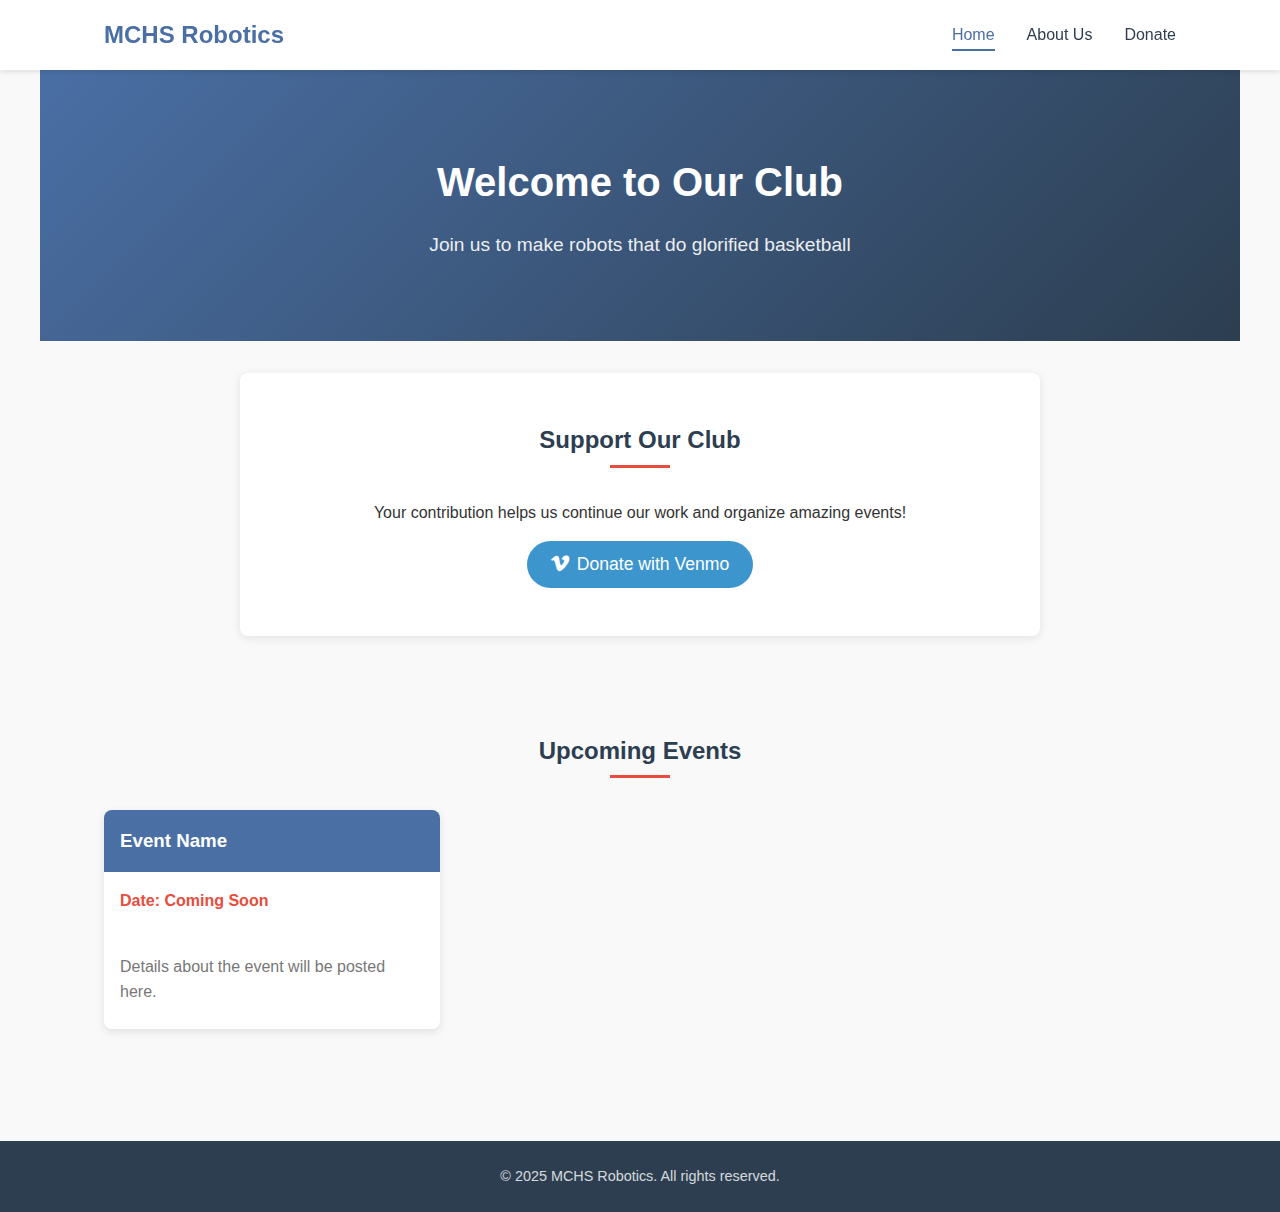
<file: index.html>
<!DOCTYPE html>
<html lang="en">
<head>
    <meta charset="UTF-8">
    <meta name="viewport" content="width=device-width, initial-scale=1.0">
    <title>MCHS Robotics</title>
    <link rel="stylesheet" href="styles.css">
    <link rel="stylesheet" href="https://cdnjs.cloudflare.com/ajax/libs/font-awesome/6.0.0-beta3/css/all.min.css">
</head>
<body>
    <header>
        <nav>
            <div class="logo">MCHS Robotics</div>
            <ul>
                <li><a href="index.html" class="active">Home</a></li>
                <li><a href="about.html">About Us</a></li>
                <li><a href="#donate">Donate</a></li>
            </ul>
        </nav>
    </header>

    <main>
        <section class="hero">
            <h1>Welcome to Our Club</h1>
            <p>Join us to make robots that do glorified basketball</p>
        </section>

        <section id="donate" class="donation-section">
            <h2>Support Our Club</h2>
            <p>Your contribution helps us continue our work and organize amazing events!</p>
            <button id="venmoButton" class="venmo-btn">
                <i class="fab fa-vimeo-v"></i> Donate with Venmo
            </button>
        </section>

        <section class="upcoming-events">
            <h2>Upcoming Events</h2>
            <div class="event-cards">
                <!-- Event cards will be added here -->
                <div class="event-card">
                    <h3>Event Name</h3>
                    <p class="date">Date: Coming Soon</p>
                    <p>Details about the event will be posted here.</p>
                </div>
            </div>
        </section>
    </main>

    <footer>
        <p>&copy; 2025 MCHS Robotics. All rights reserved.</p>
    </footer>

    <script src="script.js"></script>
</body>
</html>
</file>
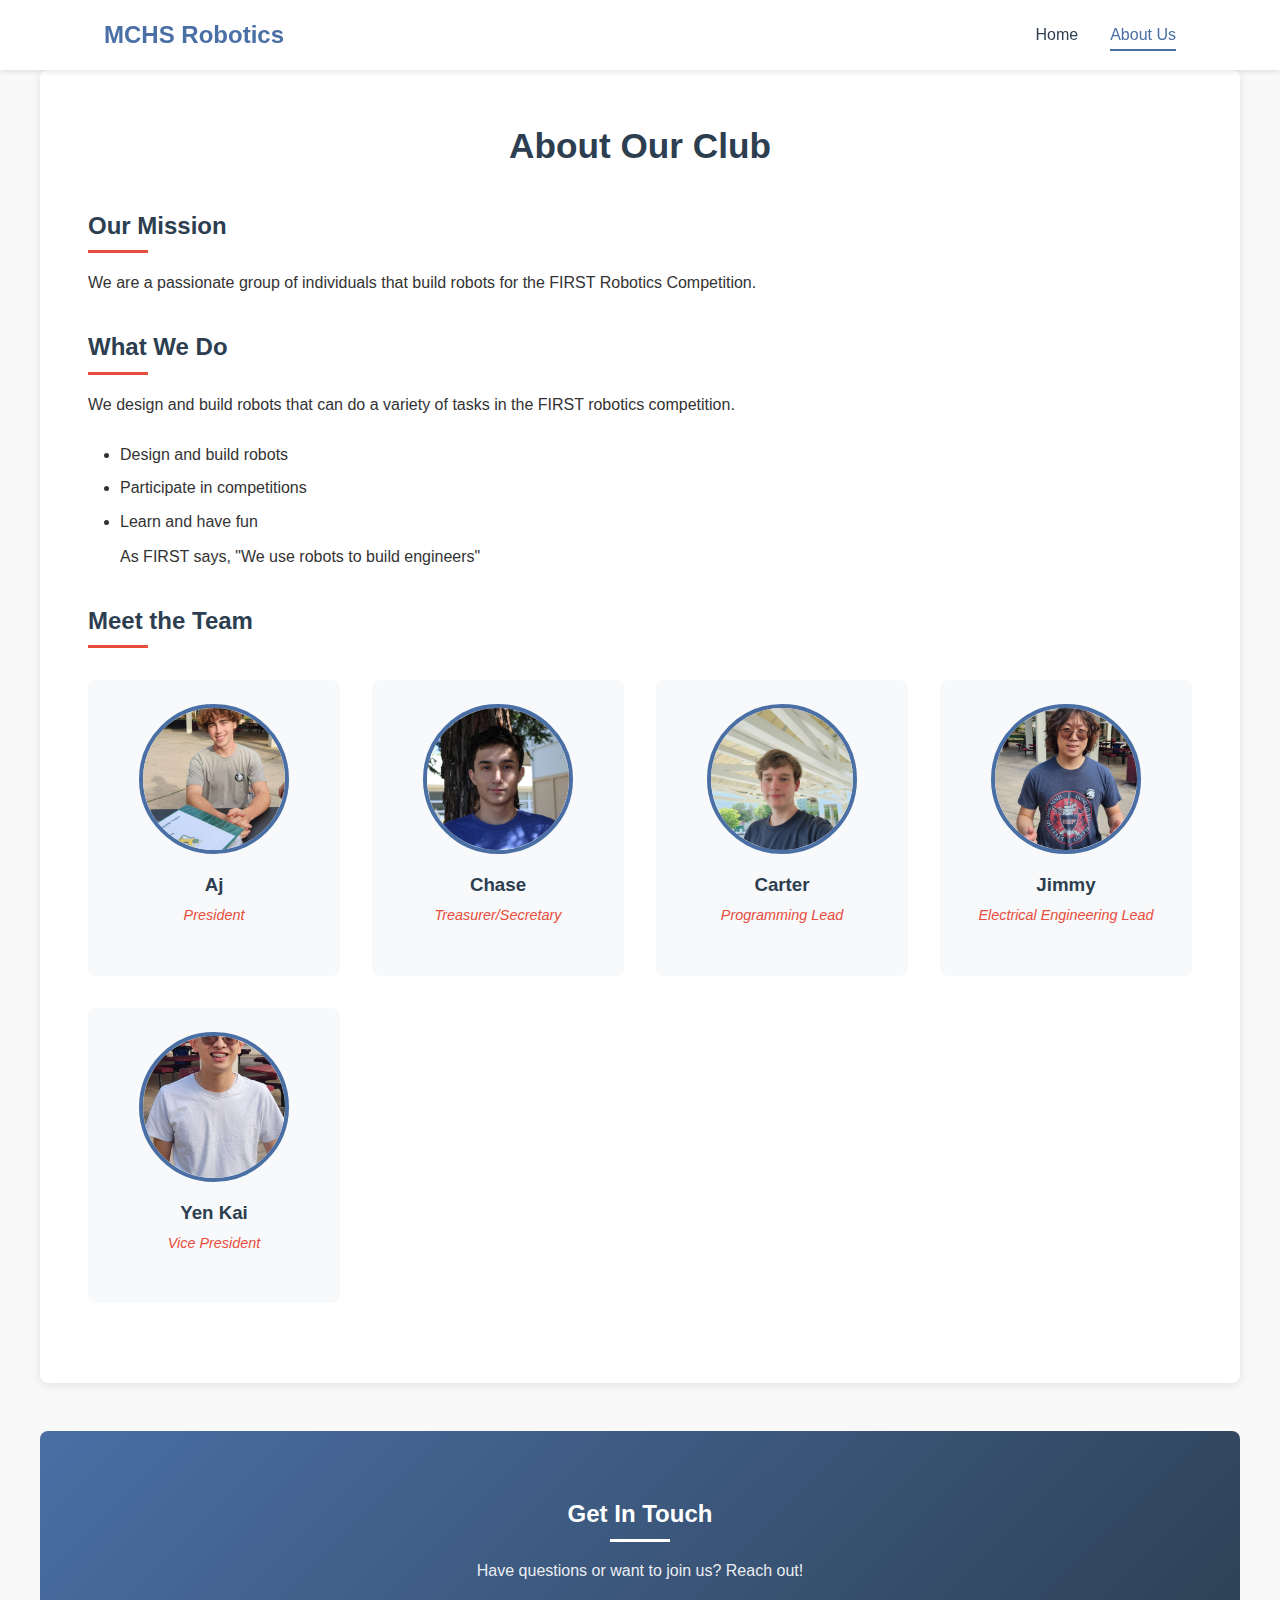
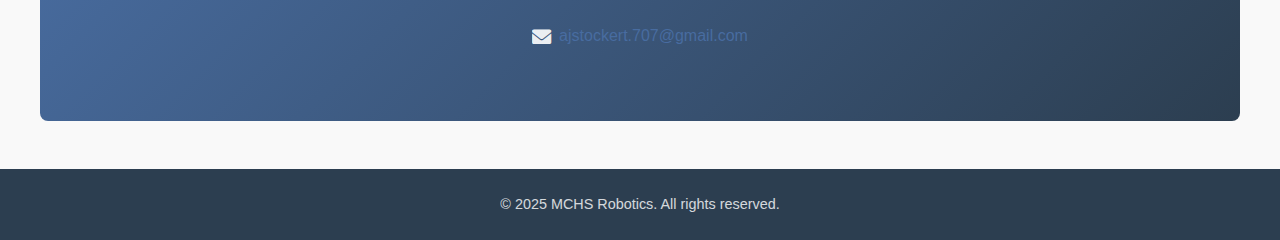
<file: about.html>
<!DOCTYPE html>
<html lang="en">
<head>
    <meta charset="UTF-8">
    <meta name="viewport" content="width=device-width, initial-scale=1.0">
    <title>About Us - MCHS Robotics</title>
    <link rel="stylesheet" href="styles.css">
    <link rel="stylesheet" href="https://cdnjs.cloudflare.com/ajax/libs/font-awesome/6.0.0-beta3/css/all.min.css">
</head>
<body>
    <header>
        <nav>
            <div class="logo">MCHS Robotics</div>
            <ul>
                <li><a href="index.html">Home</a></li>
                <li><a href="about.html" class="active">About Us</a></li>
            </ul>
        </nav>
    </header>

    <main>
        <section class="about-section">
            <h1>About Our Club</h1>
            <div class="about-content">
                <div class="about-text">
                    <h2>Our Mission</h2>
                    <p>We are a passionate group of individuals that build robots for the FIRST Robotics Competition.</p>
                    
                    <h2>What We Do</h2>
                    <p>We design and build robots that can do a variety of tasks in the FIRST robotics competition.</p>
                    <ul>
                        <li>Design and build robots</li>
                        <li>Participate in competitions</li>
                        <li>Learn and have fun</li>
                    <p>As FIRST says, "We use robots to build engineers"</p>
                    </ul>

                    <h2>Meet the Team</h2>
                    <div class="team-grid">
                        <div class="team-member">
                            <div class="member-photo">
                                <img src="AJ.jpg" alt="AJ">
                            </div>
                            <h3>Aj</h3>
                            <p class="role">President</p>
                        </div>
                        <div class="team-member">
                            <div class="member-photo">
                                <img src="Chase.jpg" alt="Chase">
                            </div>
                            <h3>Chase</h3>
                            <p class="role">Treasurer/Secretary</p>
                        </div>
                        <div class="team-member">
                            <div class="member-photo">
                                <img src="Carter.jpg" alt="Carter">
                            </div>
                            <h3>Carter</h3>
                            <p class="role">Programming Lead</p>
                        </div>
                        <div class="team-member">
                            <div class="member-photo">
                                <img src="Jimmy.jpg" alt="Jimmy">
                            </div>
                            <h3>Jimmy</h3>
                            <p class="role">Electrical Engineering Lead</p>
                        </div>
                        <div class="team-member">
                            <div class="member-photo">
                                <img src="YenKai.jpg" alt="Yen Kai">
                            </div>
                            <h3>Yen Kai</h3>
                            <p class="role">Vice President</p>
                        </div>
                    </div>
                </div>
            </div>
        </section>

        <section class="contact-section">
            <h2>Get In Touch</h2>
            <p>Have questions or want to join us? Reach out!</p>
            <div class="contact-info">
                <p><i class="fas fa-envelope"></i> <a href="We don't have an email :(">ajstockert.707@gmail.com</a></p>
            </div>
        </section>
    </main>

    <footer>
        <p>&copy; 2025 MCHS Robotics. All rights reserved.</p>
    </footer>
</body>
</html>
</file>
<file: styles.css>
/* Global Styles */
:root {
    --primary-color: #4a6fa5;
    --secondary-color: #2c3e50;
    --accent-color: #e74c3c;
    --light-color: #ecf0f1;
    --dark-color: #2c3e50;
    --text-color: #333;
    --text-light: #777;
}

* {
    margin: 0;
    padding: 0;
    box-sizing: border-box;
}

body {
    font-family: 'Segoe UI', Tahoma, Geneva, Verdana, sans-serif;
    line-height: 1.6;
    color: var(--text-color);
    background-color: #f9f9f9;
}

a {
    text-decoration: none;
    color: var(--primary-color);
    transition: color 0.3s ease;
}

a:hover {
    color: var(--accent-color);
}

/* Header & Navigation */
header {
    background-color: white;
    box-shadow: 0 2px 5px rgba(0,0,0,0.1);
    position: sticky;
    top: 0;
    z-index: 1000;
}

nav {
    display: flex;
    justify-content: space-between;
    align-items: center;
    padding: 1rem 5%;
    max-width: 1200px;
    margin: 0 auto;
}

.logo {
    font-size: 1.5rem;
    font-weight: bold;
    color: var(--primary-color);
}

nav ul {
    display: flex;
    list-style: none;
}

nav ul li {
    margin-left: 2rem;
}

nav ul li a {
    color: var(--dark-color);
    font-weight: 500;
    padding: 0.5rem 0;
    position: relative;
}

nav ul li a.active,
nav ul li a:hover {
    color: var(--primary-color);
}

nav ul li a::after {
    content: '';
    position: absolute;
    width: 0;
    height: 2px;
    background-color: var(--primary-color);
    bottom: 0;
    left: 0;
    transition: width 0.3s ease;
}

nav ul li a:hover::after,
nav ul li a.active::after {
    width: 100%;
}

/* Hero Section */
.hero {
    background: linear-gradient(135deg, var(--primary-color), var(--secondary-color));
    color: white;
    text-align: center;
    padding: 5rem 1rem;
    margin-bottom: 2rem;
}

.hero h1 {
    font-size: 2.5rem;
    margin-bottom: 1rem;
}

.hero p {
    font-size: 1.2rem;
    max-width: 700px;
    margin: 0 auto;
    opacity: 0.9;
}

/* Sections */
section {
    padding: 4rem 5%;
    max-width: 1200px;
    margin: 0 auto;
}

h2 {
    text-align: center;
    margin-bottom: 2rem;
    color: var(--secondary-color);
    position: relative;
    padding-bottom: 0.5rem;
}

h2::after {
    content: '';
    position: absolute;
    width: 60px;
    height: 3px;
    background-color: var(--accent-color);
    bottom: 0;
    left: 50%;
    transform: translateX(-50%);
}

/* Donation Section */
.donation-section {
    text-align: center;
    background-color: white;
    padding: 3rem;
    border-radius: 8px;
    box-shadow: 0 2px 10px rgba(0,0,0,0.1);
    margin: 2rem auto;
    max-width: 800px;
}

.venmo-btn {
    display: inline-flex;
    align-items: center;
    background-color: #3d95ce;
    color: white;
    border: none;
    padding: 0.8rem 1.5rem;
    font-size: 1.1rem;
    border-radius: 25px;
    cursor: pointer;
    margin-top: 1rem;
    transition: background-color 0.3s ease, transform 0.2s ease;
}

.venmo-btn i {
    margin-right: 0.5rem;
    font-size: 1.3rem;
}

.venmo-btn:hover {
    background-color: #2c7cb4;
    transform: translateY(-2px);
}

/* Events Section */
.event-cards {
    display: grid;
    grid-template-columns: repeat(auto-fill, minmax(300px, 1fr));
    gap: 2rem;
    margin-top: 2rem;
}

.event-card {
    background: white;
    border-radius: 8px;
    overflow: hidden;
    box-shadow: 0 3px 10px rgba(0,0,0,0.1);
    transition: transform 0.3s ease, box-shadow 0.3s ease;
}

.event-card:hover {
    transform: translateY(-5px);
    box-shadow: 0 5px 15px rgba(0,0,0,0.15);
}

.event-card h3 {
    background-color: var(--primary-color);
    color: white;
    padding: 1rem;
    margin: 0;
}

.event-card .date {
    color: var(--accent-color);
    font-weight: bold;
    margin: 1rem 0;
}

.event-card p {
    padding: 0 1rem 1.5rem;
    color: var(--text-light);
}

/* About Page Styles */
.about-section {
    background: white;
    border-radius: 8px;
    padding: 3rem;
    box-shadow: 0 2px 10px rgba(0,0,0,0.1);
    margin-bottom: 3rem;
}

.about-section h1 {
    text-align: center;
    color: var(--secondary-color);
    margin-bottom: 2rem;
    font-size: 2.2rem;
}

.about-text h2 {
    text-align: left;
    margin: 2rem 0 1rem;
    padding-bottom: 0.5rem;
    font-size: 1.5rem;
}

.about-text h2::after {
    left: 0;
    transform: none;
}

.about-text p {
    margin-bottom: 1.5rem;
    line-height: 1.7;
}

.about-text ul {
    margin: 1rem 0 1.5rem 2rem;
}

.about-text li {
    margin-bottom: 0.5rem;
}

/* Team Section */
.team-grid {
    display: grid;
    grid-template-columns: repeat(auto-fill, minmax(200px, 1fr));
    gap: 2rem;
    margin: 2rem 0;
}

.team-member {
    text-align: center;
    padding: 1.5rem;
    background: #f8f9fa;
    border-radius: 8px;
    transition: transform 0.3s ease;
}

.team-member:hover {
    transform: translateY(-5px);
}

.member-photo {
    width: 150px;
    height: 150px;
    border-radius: 50%;
    margin: 0 auto 1rem;
    overflow: hidden;
    border: 4px solid var(--primary-color);
    background-color: #e0e0e0;
}

.member-photo img {
    width: 100%;
    height: 100%;
    object-fit: cover;
    transition: transform 0.3s ease;
}

.team-member:hover .member-photo img {
    transform: scale(1.05);
}

.team-member h3 {
    margin: 0.5rem 0 0.2rem;
    color: var(--secondary-color);
}

.team-member .role {
    color: var(--accent-color);
    font-style: italic;
    font-size: 0.9rem;
}

/* Contact Section */
.contact-section {
    text-align: center;
    background: linear-gradient(135deg, var(--primary-color), var(--secondary-color));
    color: white;
    padding: 4rem 2rem;
    border-radius: 8px;
}

.contact-section h2 {
    color: white;
    margin-bottom: 1rem;
}

.contact-section h2::after {
    background-color: white;
}

.contact-section p {
    margin-bottom: 2rem;
    max-width: 700px;
    margin-left: auto;
    margin-right: auto;
    opacity: 0.9;
}

.contact-info {
    display: flex;
    flex-direction: column;
    gap: 1rem;
    align-items: center;
}

.contact-info p {
    display: flex;
    align-items: center;
    gap: 0.5rem;
    margin: 0.5rem 0;
}

.contact-info i {
    font-size: 1.2rem;
}

.social-links {
    display: flex;
    gap: 1.5rem;
    margin-top: 1rem;
}

.social-links a {
    color: white;
    font-size: 1.5rem;
    transition: transform 0.3s ease, color 0.3s ease;
}

.social-links a:hover {
    color: var(--accent-color);
    transform: translateY(-3px);
}

/* Footer */
footer {
    background-color: var(--secondary-color);
    color: white;
    text-align: center;
    padding: 1.5rem;
    margin-top: 3rem;
}

footer p {
    margin: 0;
    font-size: 0.9rem;
    opacity: 0.8;
}

/* Responsive Design */
@media (max-width: 768px) {
    nav {
        flex-direction: column;
        padding: 1rem;
    }
    
    nav ul {
        margin-top: 1rem;
    }
    
    nav ul li {
        margin: 0 0.8rem;
    }
    
    .hero {
        padding: 4rem 1rem;
    }
    
    .hero h1 {
        font-size: 2rem;
    }
    
    section {
        padding: 3rem 1rem;
    }
    
    .donation-section,
    .about-section {
        padding: 2rem 1rem;
    }
    
    .team-grid {
        grid-template-columns: 1fr;
        max-width: 300px;
        margin-left: auto;
        margin-right: auto;
    }
}
</file>
